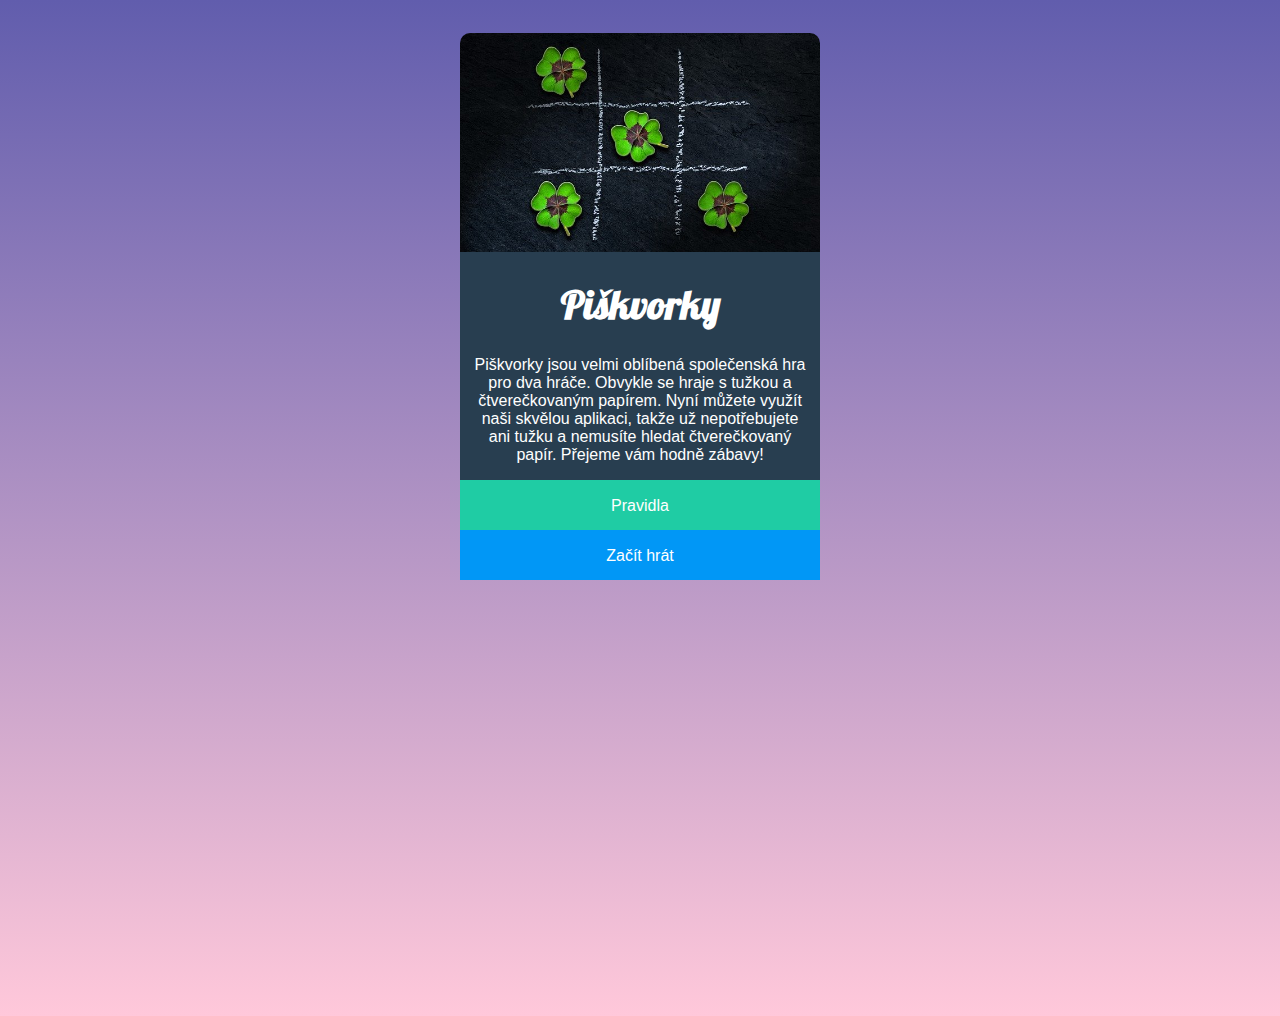
<file: index.html>
<!DOCTYPE html>
<html lang="en">
  <head>
    <meta charset="UTF-8" />
    <meta http-equiv="X-UA-Compatible" content="IE=edge" />
    <meta name="viewport" content="width=device-width, initial-scale=1.0" />
    <title>Document</title>
    <link rel="preconnect" href="https://fonts.gstatic.com" />
    <link
      href="https://fonts.googleapis.com/css2?family=Lobster&display=swap"
      rel="stylesheet"
    />
    <link rel="stylesheet" href="mojestyly.css" />
  </head>
  <body>
    <div class="kontejner">
      <img class="fotka" src="uvodni.jpg" alt="piskvorky" />
      <div class="odstavec">
        <h1>Piškvorky</h1>
        <p class="text">
          Piškvorky jsou velmi oblíbená společenská hra pro dva hráče. Obvykle
          se hraje s tužkou a čtverečkovaným papírem. Nyní můžete využít naši
          skvělou aplikaci, takže už nepotřebujete ani tužku a nemusíte hledat
          čtverečkovaný papír. Přejeme vám hodně zábavy!
        </p>
      </div>
      <div class="buttons">
        <a class="button--green" href="pravidla.html">Pravidla</a>
        <a class="button--blue" href="hra.html">Začít hrát</a>
      </div>
    </div>
  </body>
</html>
</file>
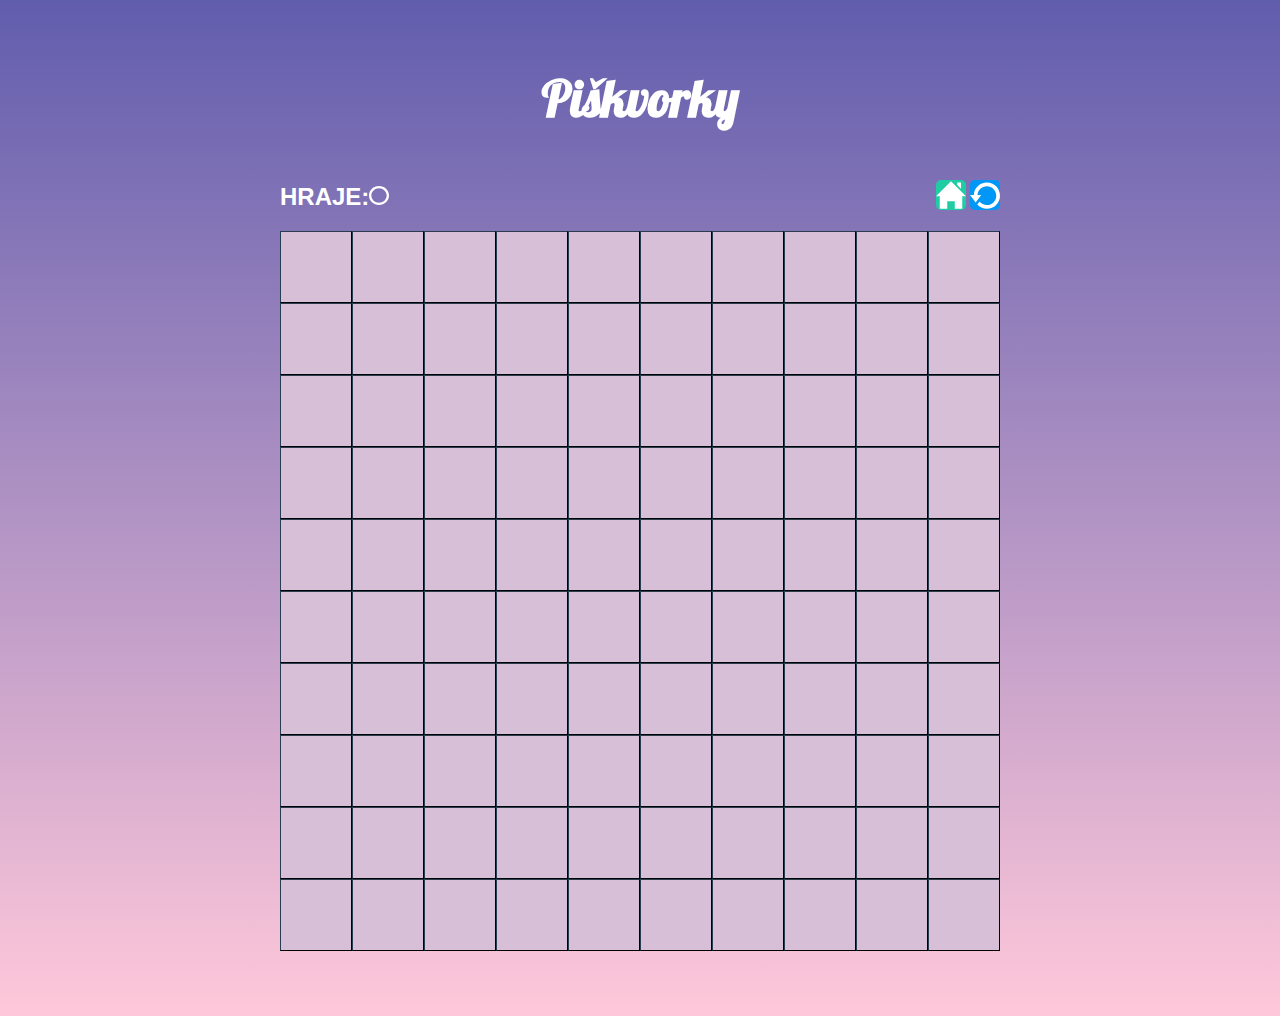
<file: hra.html>
<!DOCTYPE html>
<html lang="en">
  <head>
    <meta charset="UTF-8" />
    <meta http-equiv="X-UA-Compatible" content="IE=edge" />
    <meta name="viewport" content="width=device-width, initial-scale=1.0" />
    <link rel="preconnect" href="https://fonts.gstatic.com" />
    <link
      href="https://fonts.googleapis.com/css2?family=Lobster&display=swap"
      rel="stylesheet"
    />
    <link rel="stylesheet" href="mojestyly.css" />
    <title>Hra</title>
  </head>
  <body class="bodyhra">
    <div class="obsah">
      <h1 class="nadpis">Piškvorky</h1>
      <div class="homepage">
        <h2 class="hraje">
          HRAJE:<img class="kruzok" src="circle.svg" alt="circle" />
        </h2>
        <div class="homerestart">
          <a href="index.html" class="homeodkaz"
            ><img class="homeimg" src="home.svg" alt="home"
          /></a>
          <a href="hra.html" class="restartodkaz"
            ><img class="restartimg" src="restart.svg" alt="restart"
          /></a>
        </div>
      </div>
      <div class="pole">
        <div class="riadok">
          <button class="policko"></button>
          <button class="policko"></button>
          <button class="policko"></button>
          <button class="policko"></button>
          <button class="policko"></button>
          <button class="policko"></button>
          <button class="policko"></button>
          <button class="policko"></button>
          <button class="policko"></button>
          <button class="policko"></button>
        </div>
        <div class="riadok">
          <button class="policko"></button>
          <button class="policko"></button>
          <button class="policko"></button>
          <button class="policko"></button>
          <button class="policko"></button>
          <button class="policko"></button>
          <button class="policko"></button>
          <button class="policko"></button>
          <button class="policko"></button>
          <button class="policko"></button>
        </div>
        <div class="riadok">
          <button class="policko"></button>
          <button class="policko"></button>
          <button class="policko"></button>
          <button class="policko"></button>
          <button class="policko"></button>
          <button class="policko"></button>
          <button class="policko"></button>
          <button class="policko"></button>
          <button class="policko"></button>
          <button class="policko"></button>
        </div>
        <div class="riadok">
          <button class="policko"></button>
          <button class="policko"></button>
          <button class="policko"></button>
          <button class="policko"></button>
          <button class="policko"></button>
          <button class="policko"></button>
          <button class="policko"></button>
          <button class="policko"></button>
          <button class="policko"></button>
          <button class="policko"></button>
        </div>
        <div class="riadok">
          <button class="policko"></button>
          <button class="policko"></button>
          <button class="policko"></button>
          <button class="policko"></button>
          <button class="policko"></button>
          <button class="policko"></button>
          <button class="policko"></button>
          <button class="policko"></button>
          <button class="policko"></button>
          <button class="policko"></button>
        </div>
        <div class="riadok">
          <button class="policko"></button>
          <button class="policko"></button>
          <button class="policko"></button>
          <button class="policko"></button>
          <button class="policko"></button>
          <button class="policko"></button>
          <button class="policko"></button>
          <button class="policko"></button>
          <button class="policko"></button>
          <button class="policko"></button>
        </div>
        <div class="riadok">
          <button class="policko"></button>
          <button class="policko"></button>
          <button class="policko"></button>
          <button class="policko"></button>
          <button class="policko"></button>
          <button class="policko"></button>
          <button class="policko"></button>
          <button class="policko"></button>
          <button class="policko"></button>
          <button class="policko"></button>
        </div>
        <div class="riadok">
          <button class="policko"></button>
          <button class="policko"></button>
          <button class="policko"></button>
          <button class="policko"></button>
          <button class="policko"></button>
          <button class="policko"></button>
          <button class="policko"></button>
          <button class="policko"></button>
          <button class="policko"></button>
          <button class="policko"></button>
        </div>
        <div class="riadok">
          <button class="policko"></button>
          <button class="policko"></button>
          <button class="policko"></button>
          <button class="policko"></button>
          <button class="policko"></button>
          <button class="policko"></button>
          <button class="policko"></button>
          <button class="policko"></button>
          <button class="policko"></button>
          <button class="policko"></button>
        </div>
        <div class="riadok">
          <button class="policko"></button>
          <button class="policko"></button>
          <button class="policko"></button>
          <button class="policko"></button>
          <button class="policko"></button>
          <button class="policko"></button>
          <button class="policko"></button>
          <button class="policko"></button>
          <button class="policko"></button>
          <button class="policko"></button>
        </div>
      </div>
    </div>
    <script src="index.js"></script>
  </body>
</html>
</file>
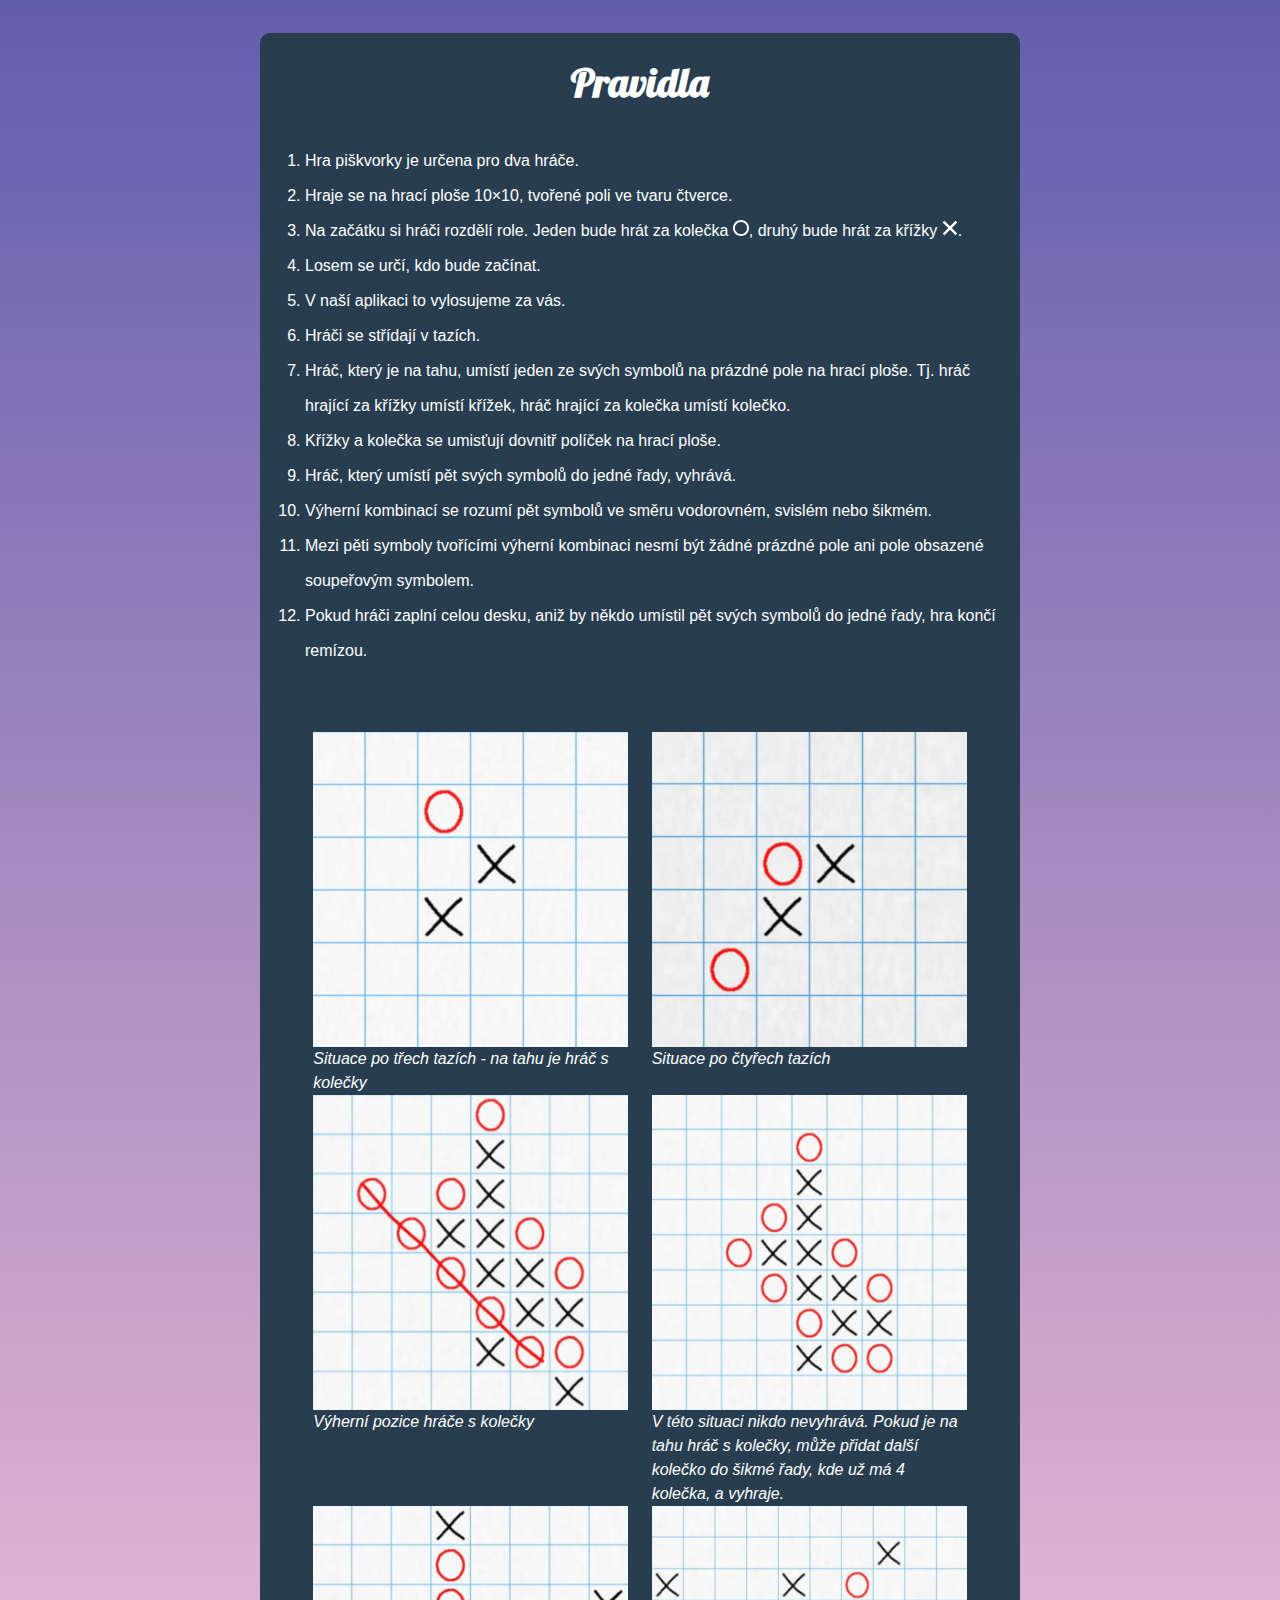
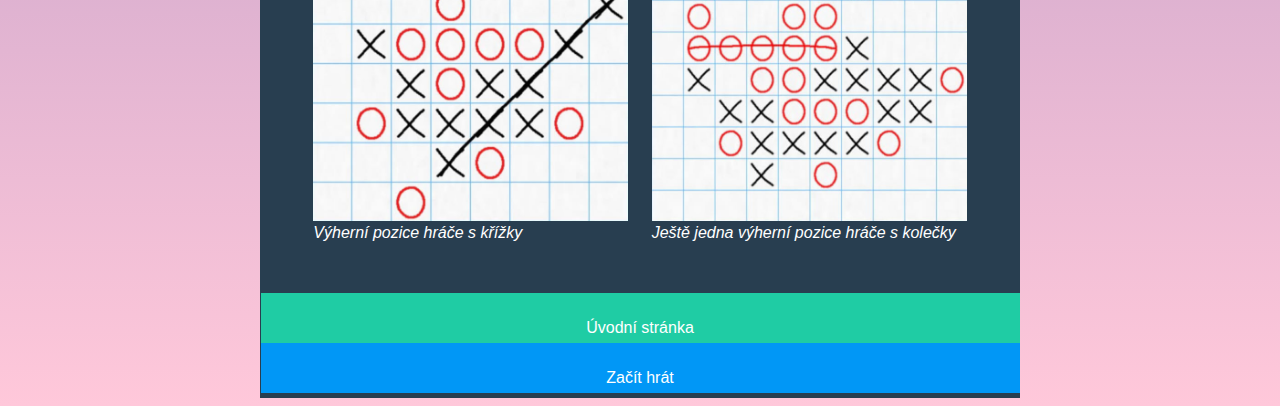
<file: pravidla.html>
<!DOCTYPE html>
<html lang="en">
  <head>
    <meta charset="UTF-8" />
    <meta http-equiv="X-UA-Compatible" content="IE=edge" />
    <meta name="viewport" content="width=device-width, initial-scale=1.0" />
    <link rel="stylesheet" href="mojestyly.css" />
    <title>Document</title>
    <link rel="preconnect" href="https://fonts.gstatic.com" />
    <link
      href="https://fonts.googleapis.com/css2?family=Lobster&display=swap"
      rel="stylesheet"
    />
  </head>
  <body>
    <div class="blok">
      <h1>Pravidla</h1>
      <div class="pravidla">
        <ol>
          <li>Hra piškvorky je určena pro dva hráče.</li>
          <li>Hraje se na hrací ploše 10×10, tvořené poli ve tvaru čtverce.</li>
          <li>
            Na začátku si hráči rozdělí role. Jeden bude hrát za kolečka
            <img class="kolecka" src="circle.svg" alt="kolecka" />, druhý bude
            hrát za křížky <img class="krizky" src="cross.svg" alt="krizky" />.
          </li>
          <li>Losem se určí, kdo bude začínat.</li>
          <li>V naší aplikaci to vylosujeme za vás.</li>
          <li>Hráči se střídají v tazích.</li>
          <li>
            Hráč, který je na tahu, umístí jeden ze svých symbolů na prázdné
            pole na hrací ploše. Tj. hráč hrající za křížky umístí křížek, hráč
            hrající za kolečka umístí kolečko.
          </li>
          <li>Křížky a kolečka se umisťují dovnitř políček na hrací ploše.</li>
          <li>Hráč, který umístí pět svých symbolů do jedné řady, vyhrává.</li>
          <li>
            Výherní kombinací se rozumí pět symbolů ve směru vodorovném, svislém
            nebo šikmém.
          </li>
          <li>
            Mezi pěti symboly tvořícími výherní kombinaci nesmí být žádné
            prázdné pole ani pole obsazené soupeřovým symbolem.
          </li>
          <li>
            Pokud hráči zaplní celou desku, aniž by někdo umístil pět svých
            symbolů do jedné řady, hra končí remízou.
          </li>
        </ol>
      </div>
      <div class="obrazky">
        <figure class="instructions">
          <img
            class="single-instruction"
            src="instructions-01.jpg"
            alt="Postup1"
          />
          <figcaption>
            Situace po třech tazích - na tahu je hráč s kolečky
          </figcaption>
        </figure>
        <figure class="instructions">
          <img
            class="single-instruction"
            src="instructions-02.jpg"
            alt="Postup2"
          />
          <figcaption>Situace po čtyřech tazích</figcaption>
        </figure>
        <figure class="instructions">
          <img
            class="single-instruction"
            src="instructions-03.jpg"
            alt="Postup3"
          />
          <figcaption>Výherní pozice hráče s kolečky</figcaption>
        </figure>
        <figure class="instructions">
          <img
            class="single-instruction"
            src="instructions-04.jpg"
            alt="Postup4"
          />
          <figcaption>
            V této situaci nikdo nevyhrává. Pokud je na tahu hráč s kolečky,
            může přidat další kolečko do šikmé řady, kde už má 4 kolečka, a
            vyhraje.
          </figcaption>
        </figure>
        <figure class="instructions">
          <img
            class="single-instruction"
            src="instructions-05.jpg"
            alt="Postup5"
          />
          <figcaption>Výherní pozice hráče s křížky</figcaption>
        </figure>
        <figure class="instructions">
          <img
            class="single-instruction"
            src="instructions-06.jpg"
            alt="Postup6"
          />
          <figcaption>Ještě jedna výherní pozice hráče s kolečky</figcaption>
        </figure>
      </div>
      <div class="buttons">
        <a class="button---green" href="index.html">Úvodní stránka</a>
        <a class="button---blue" href="hra.html">Začít hrát</a>
      </div>
    </div>
  </body>
</html>
</file>
<file: mojestyly.css>
*,
:before,
:after {
  box-sizing: border-box;
}

h1 {
  font-family: 'Lobster', cursive;
  font-size: 40px;
  color: white;
}

body {
  display: block;
  background: linear-gradient(#615dad, #ffc8da), fixed;
  min-height: 1000px;
  font-family: Arial, Helvetica, sans-serif;
  padding: 0px;
  padding-top: 25px;
}

.kontejner {
  display: flex;
  flex-direction: column;
  flex-basis: content;
  justify-content: center;
  align-items: center;
  text-align: center;
  text-decoration-color: none;
  border-radius: 10px 10px 0px 0px;
}

.fotka {
  width: 360px;
  border-radius: 10px 10px 0px 0px;
}

.odstavec {
  width: 360px;
  padding: 0 10px 0 10px;
  background-color: #283e50;
  color: white;
}

.buttons {
  display: flex;
  flex-direction: column;
  justify-content: center;
  align-items: center;
  text-decoration-color: none;
  text-decoration: none;
}

.button--green {
  background-color: #1fcca4;
  width: 360px;
  height: 50px;
  color: white;
  font-size: inherit;
  display: flex;
  text-align: center;
  justify-content: center;
  padding-top: 17px;
  margin: 0px;
}

.button--blue {
  background-color: #0197f6;
  width: 360px;
  height: 50px;
  color: white;
  font-size: inherit;
  display: flex;
  text-align: center;
  justify-content: center;
  padding-top: 17px;
  margin: 0px;
}

.button---green {
  background-color: #1fcca4;
  width: 759px;
  height: 50px;
  color: white;
  font-size: inherit;
  display: flex;
  text-align: center;
  justify-content: center;
  padding-top: 17px;
  margin: 0px;
}

.button---blue {
  background-color: #0197f6;
  width: 759px;
  height: 50px;
  color: white;
  font-size: inherit;
  display: flex;
  text-align: center;
  justify-content: center;
  padding-top: 17px;
  margin: 0px;
}

.button--green:hover {
  background-color: #1cbb96;
  text-decoration-color: none;
}

.button--blue:hover {
  background-color: #0090e9;
  text-decoration-color: none;
}

.button---green:hover {
  background-color: #1cbb96;
  text-decoration-color: none;
}

.button---blue:hover {
  background-color: #0090e9;
  text-decoration-color: none;
}

a {
  text-decoration: none;
}

.blok {
  display: flex;
  flex-direction: column;
  margin-left: auto;
  margin-right: auto;
  border-radius: 10px 10px 0px 0px;
  justify-content: center;
  align-items: center;
  padding: 5px;
  line-height: 35px;
  width: 700px;
  color: white;
  background-color: #283e50;
}

.kolecka,
.krizky {
  width: 1em;
  height: 1em;
  filter: invert(100%);
}

.obrazky {
  display: flex;
  flex-direction: column;
  width: 700px;
  margin: 3rem auto;
  background-color: #283e50;
  text-align: center;
  line-height: 1.5;
}

.instructions {
  margin: 40px;
  width: 350px;
  display: flex;
  flex-direction: column;
  flex-wrap: wrap;
  padding: 0px;
  margin: 0px;
}

.single-instruction {
  width: 100%;
}

figcaption {
  font-style: italic;
  line-height: 1.5;
  text-align: left;
}

@media (min-width: 780px) {
  .blok {
    width: 760px;
  }
  .obrazky {
    display: flex;
    flex-direction: row;
    flex-wrap: wrap;
    justify-content: space-evenly;
  }
  figure {
    max-width: 45%;
    margin: 0 0 20px 0;
  }
}

.bodyhra {
  background: linear-gradient(#615dad, #ffc8da), fixed;
  min-height: 1000px;
}

.obsah {
  display: flex;
  flex-direction: column;
  margin-left: auto;
  margin-right: auto;
  max-width: 80vmin;
}

.nadpis {
  text-align: center;
  font-size: 50px;
}

h2 {
  color: white;
}

.kruzok {
  width: 1.2rem;
  height: 1.2rem;
  filter: invert(100%);
}

.homepage {
  display: flex;
  justify-content: space-between;
  align-items: center;
}

.riadok {
  display: flex;
}

.policko {
  width: 8vmin;
  height: 8vmin;
  display: inline-block;
  background-color: thistle;
  border-color: #283e50;
  border-width: 1px;
}

button.policko:hover {
  background-color: rgb(248, 223, 248);
}

.homeimg {
  background-color: #1fcca4;
  width: 30px;
  border-radius: 5px;
}

.restartimg {
  background-color: #0197f6;
  width: 30px;
  border-radius: 5px;
}

.homeimg:hover {
  background-color: #1cbb96;
  text-decoration-color: none;
}

.restartimg:hover {
  background-color: #0090e9;
  text-decoration-color: none;
}

.homerestart a {
  width: 5rem;
  height: 5rem;
}

.board__field--circle {
  background-image: url('circle.svg');
}

.board__field--cross {
  background-image: url('cross.svg');
}

.board__field--circle,
.board__field--cross {
  background-repeat: no-repeat;
  background-size: 70%;
  background-position: center;
}

@keyframes gradual-growth {
  0% {
    background-size: 0%;
  }
  100% {
    background-size: 65%;
  }
}
</file>
